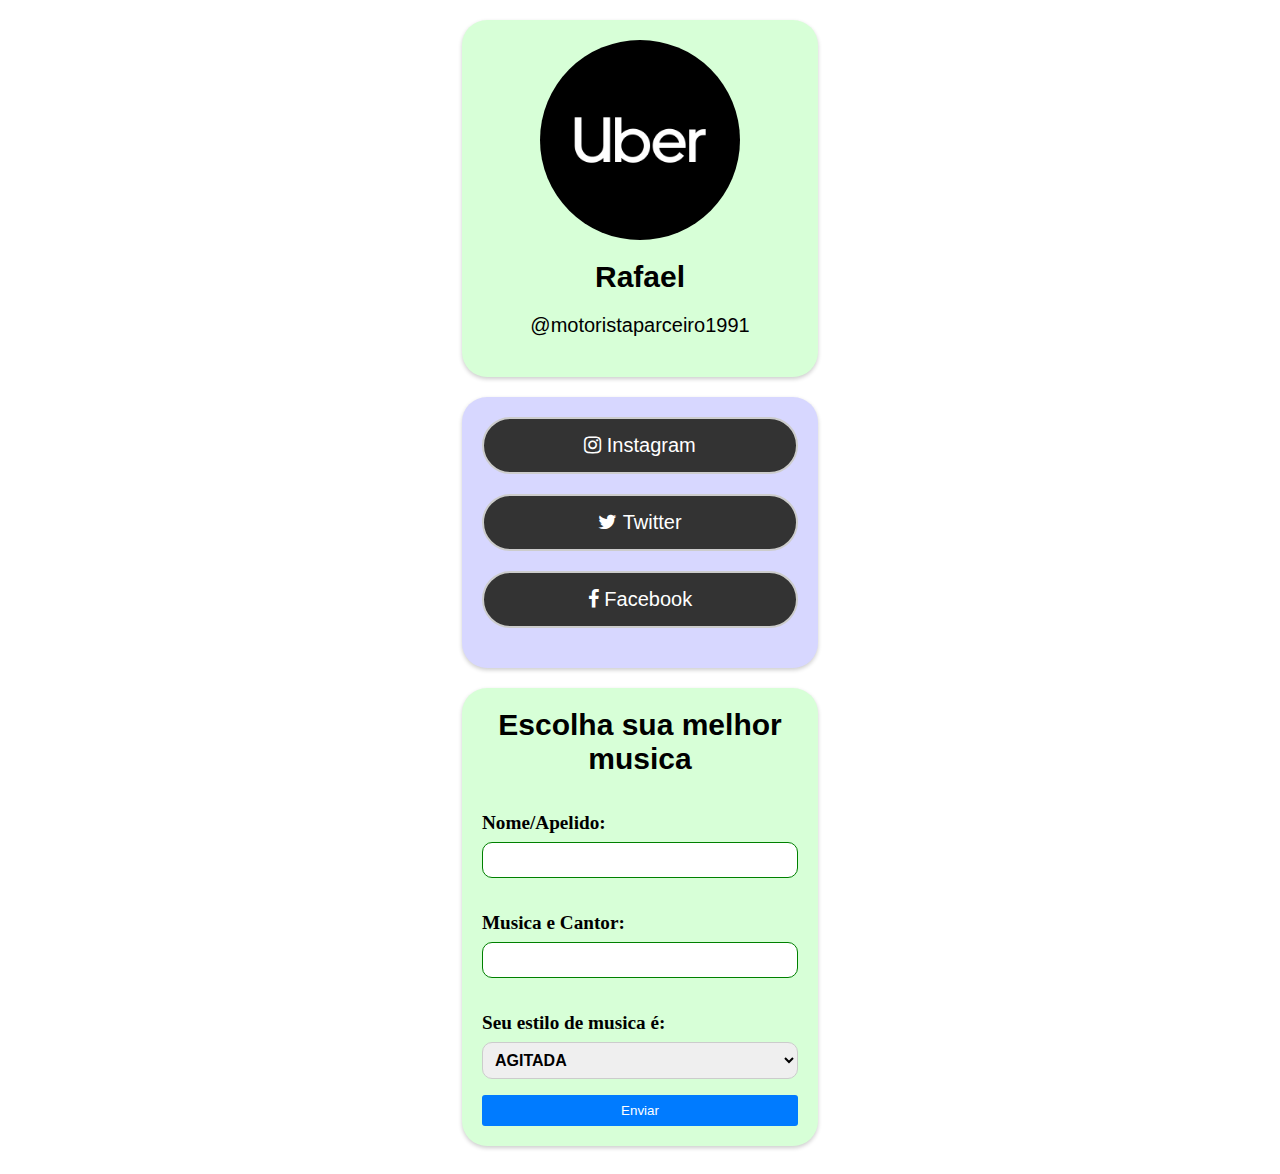
<file: index.html>
<!DOCTYPE html>
<html>
<head>
  <title></title>
  <link rel="stylesheet" type="text/css" href="style.css">
  <link rel="stylesheet" href="https://cdnjs.cloudflare.com/ajax/libs/font-awesome/4.7.0/css/font-awesome.min.css">
</head>
<body>
  <div class="caixas">
    <div class="caixa1">
      <div class="logo"></div>
      <h1>Rafael</h1>
      <p>@motoristaparceiro1991</p>
    </div>
    <div class="caixa2">
      <ul>
        <li><a href="#"><i class="fa fa-instagram"></i> Instagram</a></li>
        <li><a href="#"><i class="fa fa-twitter"></i> Twitter</a></li>
        <li><a href="#"><i class="fa fa-facebook"></i> Facebook</a></li>
      </ul>
    </div>
    <div class="caixa3">
      <form action="insert.php" method="post">
        <h1>Escolha sua melhor musica</h1>
        <label for="nome">Nome/Apelido:</label>
        <input type="text" id="nome" name="nome"><br>

        <label for="musica">Musica e Cantor:</label>
        <input type="text" id="musica" name="musica"><br>

        <label for="opcao">Seu estilo de musica é:</label>
        <select id="opcao" name="opcao">
          <option value="Agitada">Agitada</option>
          <option value="Calma">Calma</option>
        </select>
        <button type="submit">Enviar</button>
      </form>
    </div>
  </div>
</body>
</html>
</file>
<file: style.css>
.caixas {
  display: flex;
  flex-direction: column;
  justify-content: center;
  align-items: center;
}

.logo {
  width: 200px;
  height: 200px;
  background-image: url("ub.png");
  background-size: cover;
  background-position: center;
  border-radius: 50%;
  margin: 0 auto 20px;
}

h1 {
  font-size: 30px;
  margin-top: 0;
  font-family: 'Roboto', sans-serif;
  text-align: center;
}

p {
  font-size: 20px;
  font-family: 'Roboto', sans-serif;
  text-align: center;
}

ul {
  list-style: none;
  padding: 0;
  margin: 0;
}

li {
  margin-bottom: 20px;
}

a {
  display: block;
  font-size: 20px;
  color: #fff;
  text-decoration: none;
  padding: 15px;
  background-color: #333;
  border: 2px solid #ccc;
  border-radius: 50px;
  transition: all 0.2s ease-in-out;
  font-family: 'Open Sans', sans-serif;
  text-align: center;
}

a:hover {
  background-color: #fff;
  color: #333;
  transform: scale(1.05);
  box-shadow: 0 2px 4px rgba(0, 0, 0, 0.2);
}

.caixas {
  margin-top: 20px;
  margin-left: auto;
  margin-right: auto;
}

.caixa1,
.caixa2,
.caixa3 {
  width: 25%;
  background-color: #f1f1f1;
  border-radius: 25px;
  box-shadow: 0 2px 4px rgba(0, 0, 0, 0.2);
  padding: 20px;
  margin-bottom: 20px;
}

.caixa1 {
  background-color: #d7ffd7;
}

.caixa2 {
  background-color: #d7d7ff;
}

.caixa3 {
  background-color: #d7ffd7;
}

form {
  display: flex;
  flex-direction: column;
  max-width: 500px;
  margin: 0 auto;
}

label {
  margin-top: 1rem;
}

input, textarea {
  padding: 0.5rem;
  font-size: 1rem;
  border: 1px solid #ccc;
  border-radius: 3px;
  margin-top: 0.5rem;
}

button {
  padding: 0.5rem 1rem;
  background-color: #007bff;
  color: #fff;
  border: none;
  border-radius: 3px;
  margin-top: 1rem;
  cursor: pointer;
}

button:hover {
  background-color: #0069d9;
}

label {
  display: block;
  font-size: 1.2rem;
  font-weight: bold;
  margin-top: 1rem;
}

select {
  padding: 0.5rem;
  font-size: 1rem;
  border: 1px solid #ccc;
  border-radius: 10px; /* adiciona bordas arredondadas */
  margin-top: 0.5rem;
  text-transform: uppercase; /* converte todo o texto em letras maiúsculas */
  font-weight: bold; /* deixa o texto em negrito */
}


input[type="text"], input[type="email"], textarea {
  padding: 0.5rem;
  font-size: 1rem;
  border: 1px solid #ccc;
  border-radius: 10px; /* adiciona bordas arredondadas */
  margin-top: 0.5rem;
  text-transform: uppercase; /* converte todo o texto em letras maiúsculas */
  font-weight: bold; /* deixa o texto em negrito */
}

input:invalid, textarea:invalid {
  border-color: red;
}

input:valid, textarea:valid {
  border-color: green;
}

input:invalid + span, textarea:invalid + span {
  color: red;
  display: block;
  margin-top: 0.5rem;
}

input:valid + span, textarea:valid + span {
  display: none;
}

button:disabled {
  opacity: 0.5;
  cursor: not-allowed;
}
</file>
